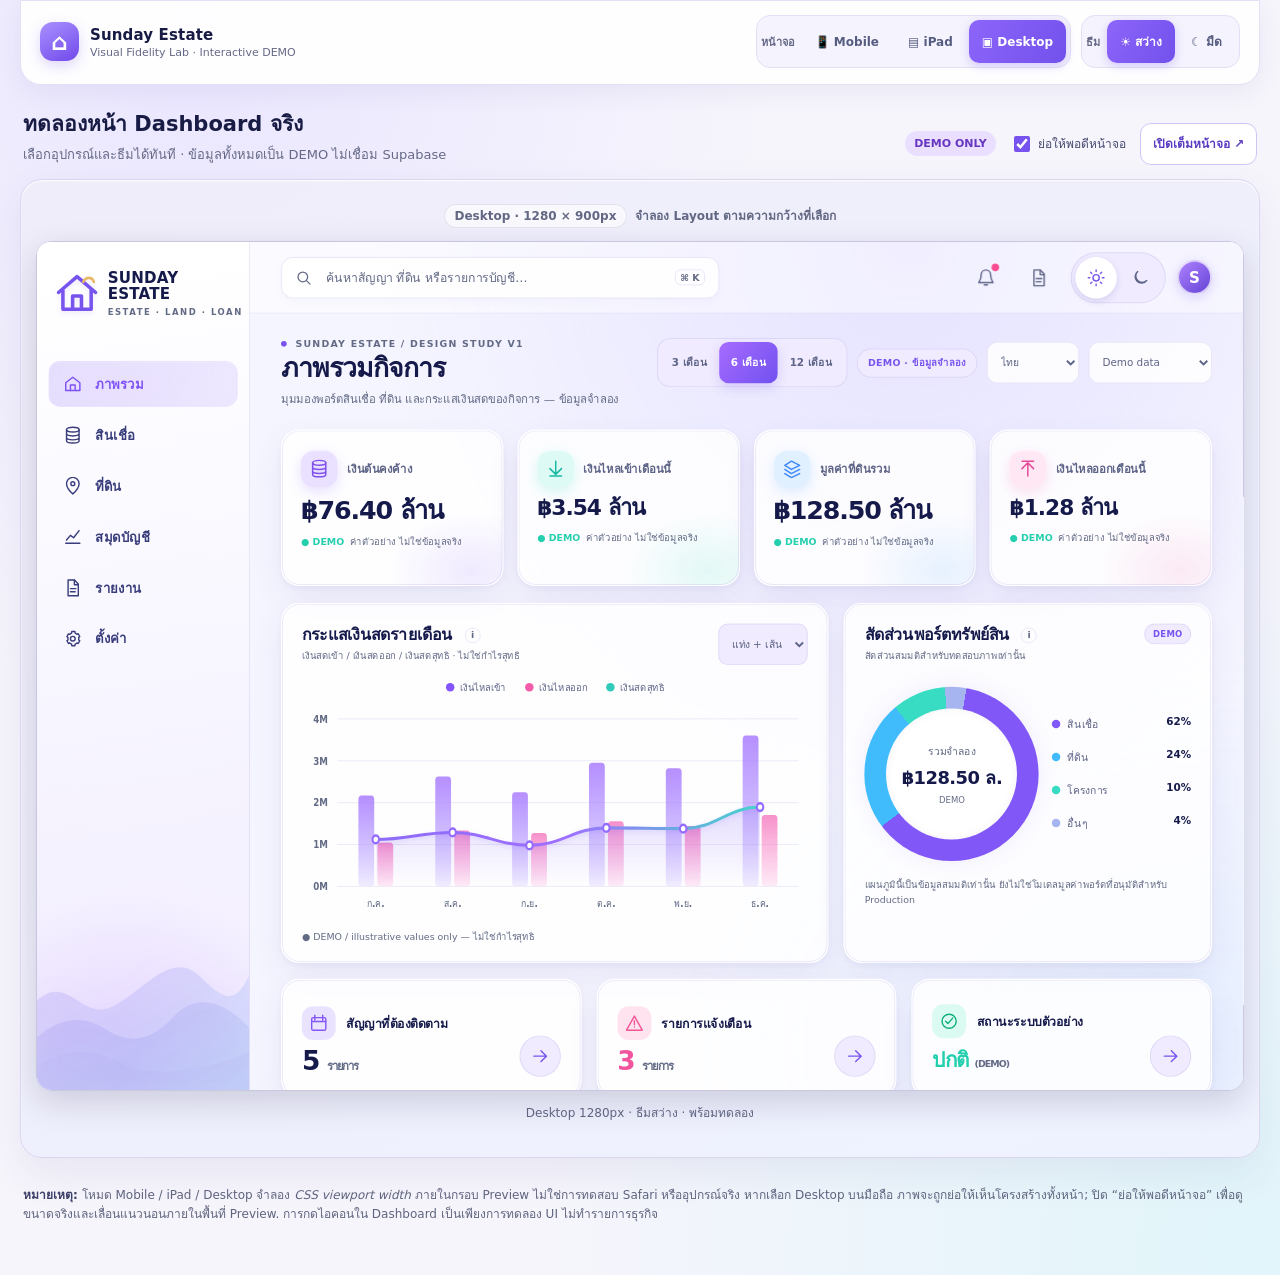
<file: index.html>
<!doctype html>
<html lang="th">
<head>
<meta charset="utf-8">
<meta name="viewport" content="width=device-width,initial-scale=1,viewport-fit=cover">
<meta name="description" content="Interactive, synthetic-data-only Sunday Estate design review with Light/Dark and responsive device previews.">
<meta name="color-scheme" content="light">
<title>Sunday Estate — Interactive Design Preview</title>
<style>
:root{color-scheme:light;font-family:system-ui,-apple-system,"IBM Plex Sans Thai",sans-serif;--ink:#181c45;--sub:#656987;--panel:#fff;--edge:#e3e0f5;--violet:#7854ef;--canvas:#f2f0fb;--muted:#eee9ff}
*{box-sizing:border-box}body{margin:0;color:var(--ink);background:radial-gradient(ellipse at 15% 2%,#eae6ff 0,transparent 38%),radial-gradient(ellipse at 98% 98%,#e1f5fa 0,transparent 40%),#f6f5fc;min-height:100vh}button,a{font:inherit}button{cursor:pointer}button:focus-visible,a:focus-visible,input:focus-visible{outline:3px solid #7151ef;outline-offset:3px}a{color:#5a3bc1}.wrap{max-width:1530px;margin:0 auto;padding:0 20px 34px}
.toolbar{display:flex;align-items:center;gap:17px;flex-wrap:wrap;justify-content:space-between;background:rgba(255,255,255,.94);border:1px solid var(--edge);border-radius:0 0 21px 21px;padding:14px 19px 16px;box-shadow:0 8px 26px #403c8511}.brand{display:flex;align-items:center;gap:11px;min-width:185px}.mark{width:39px;height:39px;display:grid;place-items:center;border-radius:13px;background:linear-gradient(150deg,#a991ff,#7149eb);box-shadow:0 5px 14px #7653e43a;color:white;font-size:23px;font-weight:900}.brand strong{font-size:15px;letter-spacing:.01em}.brand span{display:block;font-size:11px;color:var(--sub);margin-top:2px}.controls{display:flex;align-items:center;gap:10px;flex-wrap:wrap}.group{display:flex;align-items:center;border:1px solid var(--edge);border-radius:14px;padding:4px;gap:3px;background:#f5f3fd}.group-label{font-weight:700;font-size:11px;color:var(--sub);margin-right:4px}.group button{border:0;background:transparent;min-height:43px;color:#555c80;border-radius:10px;padding:8px 13px;font-weight:650;font-size:12px;white-space:nowrap}.group button[aria-pressed="true"]{background:linear-gradient(120deg,#8d65fa,#7251ec);box-shadow:0 3px 10px #7554ed45;color:#fff}.group button:hover:not([aria-pressed="true"]){background:#eae4fa}.group.theme button[data-theme="modern"][aria-pressed="true"]{background:linear-gradient(120deg,#152348,#35458b)}.heading{padding:22px 3px 14px;display:flex;gap:12px;justify-content:space-between;align-items:flex-end;flex-wrap:wrap}.heading h1{font-size:21px;margin:0 0 5px}.heading p{margin:0;color:var(--sub);font-size:13px;line-height:1.5}.demo{display:inline-flex;align-items:center;padding:6px 9px;border-radius:100px;background:#eadfff;color:#6637be;font-size:11px;font-weight:700}.smalltools{display:flex;align-items:center;gap:14px;flex-wrap:wrap}.fit{font-size:12px;color:#45486e;display:flex;align-items:center;gap:5px;cursor:pointer;white-space:nowrap}.fit input{accent-color:#7752ee;width:16px;height:16px}.full{display:inline-flex;align-items:center;min-height:42px;padding:8px 12px;border-radius:11px;border:1px solid #cfc6f7;background:#fff;text-decoration:none;font-size:12px;font-weight:700}.full:hover{background:#f5f1ff}.stage{min-width:0;min-height:380px;border:1px solid #dbd6f0;border-radius:22px;background:linear-gradient(145deg,#f0edfa,#eef2ff);padding:24px 14px 30px;overflow-x:auto;overflow-y:visible;box-shadow:inset 0 1px 2px #fff,0 16px 40px #403c8514}.stage[data-theme="modern"]{background:radial-gradient(ellipse at 60% 15%,#303355,#121a31 55%,#0b1025 100%);border-color:#293354}.device-caption{display:flex;align-items:center;justify-content:center;gap:8px;min-height:26px;font-size:12px;font-weight:750;color:#626884;padding:0 4px 13px}.stage[data-theme="modern"] .device-caption{color:#d0d7f5}.device-caption .chip{background:#fff9;border:1px solid #a7a6c744;border-radius:100px;padding:4px 10px}.stage-inner{width:100%;min-height:1px}.shell{position:relative;margin:0 auto;transition:width .18s ease,height .18s ease}.screen{position:absolute;top:0;left:0;transform-origin:top left;border-radius:16px;overflow:hidden;background:#fff;border:1px solid #c6c3de;box-shadow:0 12px 35px #17153629}.stage[data-theme="modern"] .screen{border-color:#50618b;box-shadow:0 10px 35px #0009}.screen iframe{display:block;width:100%;height:100%;border:0;background:white}.screen.device-mobile,.screen.device-tablet{border:6px solid #242b49;border-radius:26px}.screen.device-mobile iframe,.screen.device-tablet iframe{border-radius:17px}.status{min-height:36px;display:flex;align-items:center;gap:8px;justify-content:center;font-size:12px;color:#626884;padding:7px 4px 0}.status b{color:#6444ca}.notice{padding:16px 3px 4px;font-size:12px;line-height:1.65;color:#5f647e}.notice strong{color:#3c3f68}.notice a{word-break:break-all}
@media(max-width:1060px){.toolbar{align-items:stretch}.brand{width:100%}.controls{flex:1;justify-content:space-between}.group{flex:1;justify-content:center}}
@media(max-width:690px){.wrap{padding:0 10px 25px}.toolbar{padding:10px 10px 14px;gap:10px;border-radius:0 0 16px 16px}.brand{min-width:0}.controls{gap:8px;width:100%;display:grid;grid-template-columns:1fr}.group{min-width:0;justify-content:center}.group-label{margin-right:auto;padding-left:5px}.group button{min-height:44px;padding:9px 10px}.heading{padding:16px 4px 12px}.heading h1{font-size:18px}.heading p{font-size:11px}.stage{padding:15px 7px 22px;border-radius:15px}.device-caption{font-size:11px}.notice{font-size:11px}}
@media(prefers-reduced-motion:reduce){*,*::before,*::after{transition:none!important;animation:none!important}}
</style>
</head>
<body>
<div class="wrap">
  <header class="toolbar">
    <div class="brand"><div class="mark" aria-hidden="true">⌂</div><div><strong>Sunday Estate</strong><span>Visual Fidelity Lab · Interactive DEMO</span></div></div>
    <div class="controls">
      <div class="group devices" role="group" aria-label="เลือกขนาดหน้าจอ">
        <span class="group-label">หน้าจอ</span>
        <button type="button" data-device="mobile" aria-pressed="false">📱 Mobile</button>
        <button type="button" data-device="tablet" aria-pressed="false">▤ iPad</button>
        <button type="button" data-device="desktop" aria-pressed="false">▣ Desktop</button>
      </div>
      <div class="group theme" role="group" aria-label="เลือกธีม">
        <span class="group-label">ธีม</span>
        <button type="button" data-theme="light" aria-pressed="true">☀ สว่าง</button>
        <button type="button" data-theme="modern" aria-pressed="false">☾ มืด</button>
      </div>
    </div>
  </header>
  <section class="heading">
    <div><h1>ทดลองหน้า Dashboard จริง</h1><p>เลือกอุปกรณ์และธีมได้ทันที · ข้อมูลทั้งหมดเป็น DEMO ไม่เชื่อม Supabase</p></div>
    <div class="smalltools"><span class="demo">DEMO ONLY</span><label class="fit"><input id="fitView" type="checkbox" checked> ย่อให้พอดีหน้าจอ</label><a class="full" href="./app.html" target="_blank" rel="noopener">เปิดเต็มหน้าจอ ↗</a></div>
  </section>
  <section class="stage" id="stage" data-theme="light" aria-label="บริเวณแสดงผล Responsive Preview">
    <div class="device-caption"><span class="chip" id="deviceInfo">Mobile · 375 × 812px</span><span>จำลอง Layout ตามความกว้างที่เลือก</span></div>
    <div class="stage-inner" id="stageInner"><div class="shell" id="shell"><div class="screen device-mobile" id="screen"><iframe id="appFrame" src="./app.html" title="Sunday Estate Interactive Dashboard DEMO" loading="eager" referrerpolicy="no-referrer"></iframe></div></div></div>
    <div class="status" id="frameStatus" role="status" aria-live="polite">กำลังโหลดต้นแบบ…</div>
  </section>
  <p class="notice"><strong>หมายเหตุ:</strong> โหมด Mobile / iPad / Desktop จำลอง <em>CSS viewport width</em> ภายในกรอบ Preview ไม่ใช่การทดสอบ Safari หรืออุปกรณ์จริง หากเลือก Desktop บนมือถือ ภาพจะถูกย่อให้เห็นโครงสร้างทั้งหน้า; ปิด “ย่อให้พอดีหน้าจอ” เพื่อดูขนาดจริงและเลื่อนแนวนอนภายในพื้นที่ Preview. การกดไอคอนใน Dashboard เป็นเพียงการทดลอง UI ไม่ทำรายการธุรกิจ</p>
</div>
<script>
'use strict';
const devices={mobile:{width:375,height:812,label:'Mobile'},tablet:{width:768,height:1024,label:'iPad'},desktop:{width:1280,height:900,label:'Desktop'}};
const stage=document.getElementById('stage');
const inner=document.getElementById('stageInner');
const shell=document.getElementById('shell');
const screen=document.getElementById('screen');
const frame=document.getElementById('appFrame');
const status=document.getElementById('frameStatus');
const fit=document.getElementById('fitView');
const deviceInfo=document.getElementById('deviceInfo');
let device=window.innerWidth<620?'mobile':'desktop';
let theme='light';
let frameReady=false;
let frameObserver=null;
function updateButtons(){
  document.querySelectorAll('[data-device]').forEach(el=>el.setAttribute('aria-pressed',String(el.dataset.device===device)));
  document.querySelectorAll('.group.theme button[data-theme]').forEach(el=>el.setAttribute('aria-pressed',String(el.dataset.theme===theme)));
  stage.dataset.theme=theme;
}
function layout(){
  const d=devices[device];
  const border=device==='desktop'?2:12;
  const outerWidth=d.width+border;
  const outerHeight=d.height+border;
  const space=Math.max(250,stage.clientWidth-30);
  const scale=fit.checked?Math.min(1,space/outerWidth):1;
  inner.style.width=fit.checked?'100%':`${outerWidth}px`;
  shell.style.width=`${Math.round(outerWidth*scale)}px`;
  shell.style.height=`${Math.round(outerHeight*scale)}px`;
  screen.style.width=`${outerWidth}px`;
  screen.style.height=`${outerHeight}px`;
  screen.style.transform=`scale(${scale})`;
  screen.className=`screen device-${device}`;
  deviceInfo.textContent=`${d.label} · ${d.width} × ${d.height}px`;
  status.textContent=frameReady?`${d.label} ${d.width}px · ${theme==='modern'?'ธีมมืด':'ธีมสว่าง'} · พร้อมทดลอง`:'กำลังโหลดต้นแบบ…';
  updateButtons();
}
function switchTheme(next){
  if(next!=='light'&&next!=='modern')return;
  theme=next;
  if(frameReady){
    try{
      const doc=frame.contentDocument;
      const button=doc?.getElementById(next==='modern'?'darkTheme':'lightTheme');
      if(button){button.click();}
      // Visual fallback: even if embedded JS is blocked on an older mobile browser,
      // CSS themes still switch through the root data-theme attribute.
      if(doc && doc.documentElement.dataset.theme!==next){
        doc.documentElement.dataset.theme=next;
        doc.getElementById('lightTheme')?.setAttribute('aria-pressed',String(next==='light'));
        doc.getElementById('darkTheme')?.setAttribute('aria-pressed',String(next==='modern'));
      }
    }catch(error){status.textContent='เปิดต้นแบบเต็มหน้าจอเพื่อเปลี่ยนธีม (Browser จำกัดการเข้าถึง iframe)';}
  }
  layout();
}
function connectFrame(){
  frameReady=true;
  if(frameObserver)frameObserver.disconnect();
  try{
    const root=frame.contentDocument.documentElement;
    frameObserver=new MutationObserver(()=>{
      const current=root.dataset.theme;
      if(current==='light'||current==='modern'){
        theme=current;
        updateButtons();
        status.textContent=`${devices[device].label} ${devices[device].width}px · ${theme==='modern'?'ธีมมืด':'ธีมสว่าง'} · พร้อมทดลอง`;
      }
    });
    frameObserver.observe(root,{attributes:true,attributeFilter:['data-theme']});
  }catch(error){frameReady=false;status.textContent='ไม่สามารถเข้าถึงหน้า Preview ภายในกรอบได้';}
  switchTheme(theme);
}
document.querySelectorAll('[data-device]').forEach(el=>el.addEventListener('click',()=>{device=el.dataset.device;layout()}));
document.querySelectorAll('.group.theme button[data-theme]').forEach(el=>el.addEventListener('click',()=>switchTheme(el.dataset.theme)));
fit.addEventListener('change',layout);
frame.addEventListener('load',connectFrame);
window.addEventListener('resize',()=>window.requestAnimationFrame(layout));
layout();
</script>
</body>
</html>
</file>
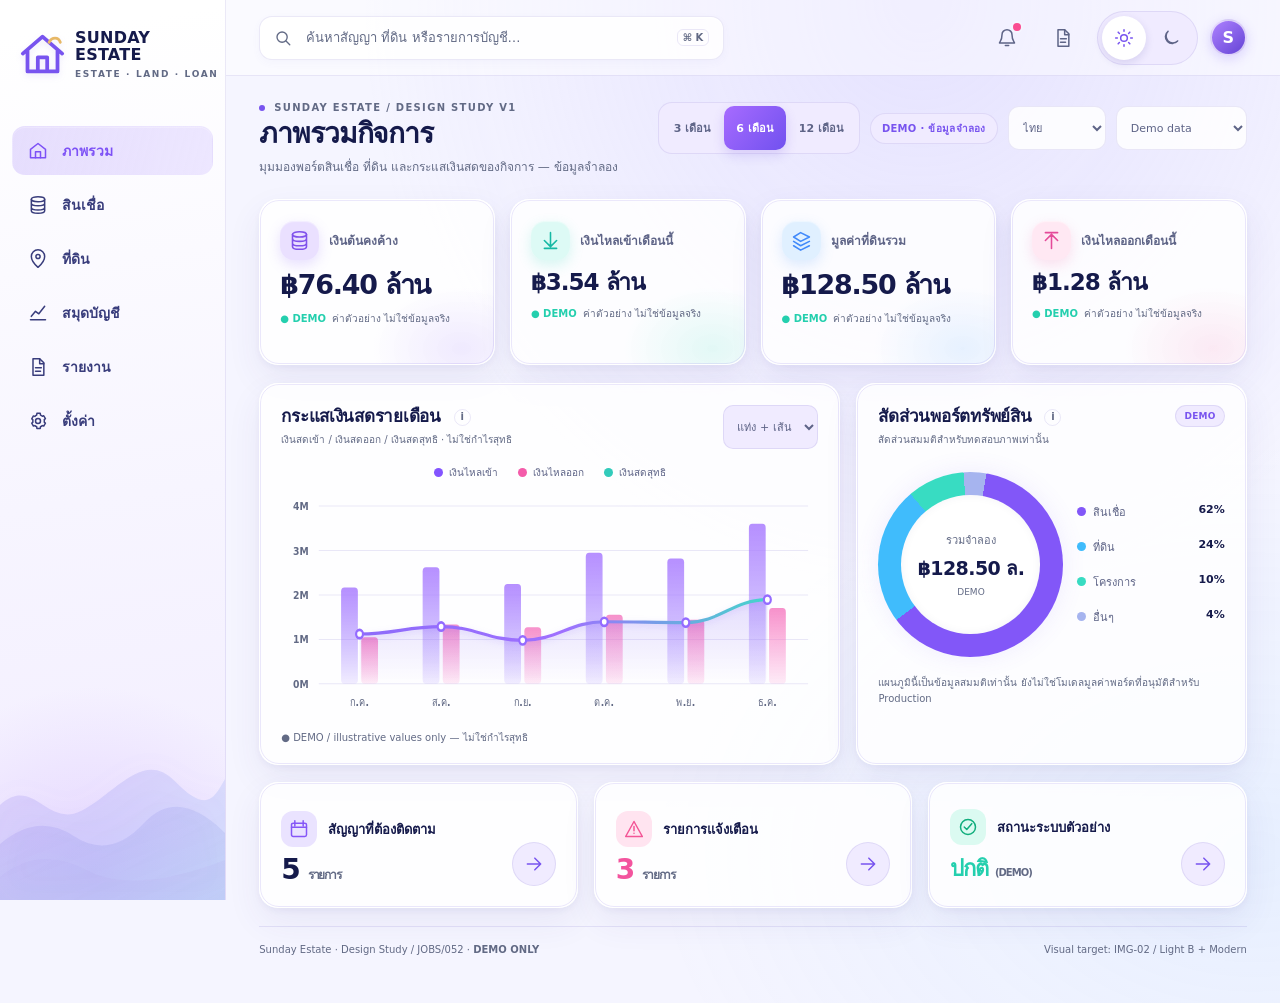
<file: app.html>
<!doctype html>
<html lang="th" data-theme="light">
<head>
<meta charset="utf-8">
<meta name="viewport" content="width=device-width, initial-scale=1, viewport-fit=cover">
<title>Sunday Estate · Visual Fidelity Lab — DEMO</title>
<meta name="description" content="Isolated design-only visual prototype, using synthetic values. Not connected to production.">
<style>
/* J052 STANDALONE VISUAL PROTOTYPE. All data is fictional and marked DEMO.
   For production, map styles back to the existing webapp/src/styles/tokens.css.
   No network, external font/CDN or screenshot-as-background is used. */
:root{color-scheme:light;--bg:#f5f5ff;--surface:rgba(255,255,255,.84);--surface-solid:#fff;--panel:#fff;--text:#151a4b;--text-2:#5e6487;--muted:#626a85;--line:rgba(104,87,195,.13);--accent:#7854ef;--accent-2:#a47afc;--cyan:#37c6e3;--mint:#24cfae;--pink:#f3549e;--card-edge:rgba(255,255,255,.93);--shadow:0 14px 35px rgba(63,51,146,.075),0 3px 8px rgba(63,51,146,.05);--shell-glow:radial-gradient(ellipse at 72% 0,rgba(184,172,255,.25),transparent 43%),radial-gradient(ellipse at 98% 85%,rgba(114,189,255,.11),transparent 34%);--rail:linear-gradient(172deg,#ffffff 4%,#f7f5ff 55%,#f2edff 100%);--button-bg:#f0ebff;--canvas-border:rgba(116,90,222,.14);--chartgrid:#e9e7f7;--hover:rgba(126,100,238,.09);--focus:#7454f5;--side-text:#393d7c;--accent-solid:#7d51f6;--ring-bg:#f1edff;--gloss:inset 0 1px 1px rgba(255,255,255,.9);font-family:"IBM Plex Sans Thai","Noto Sans Thai",system-ui,-apple-system,sans-serif}
:root[data-theme="modern"]{color-scheme:dark;--bg:#070a16;--surface:rgba(22,32,58,.88);--surface-solid:#111d39;--panel:#101a34;--text:#f2f5ff;--text-2:#b6c5e8;--muted:#8395b6;--line:rgba(166,185,250,.13);--accent:#a78aff;--accent-2:#8166f5;--cyan:#4dbbff;--mint:#37dfbb;--pink:#fb649d;--card-edge:rgba(136,166,250,.14);--shadow:0 19px 42px rgba(0,0,0,.27),0 2px 10px rgba(0,0,0,.18);--shell-glow:radial-gradient(ellipse at 65% -10%,rgba(97,99,194,.18),transparent 44%),radial-gradient(ellipse at 108% 80%,rgba(34,129,203,.065),transparent 34%);--rail:linear-gradient(165deg,#071026 2%,#0a1630 62%,#090d22 100%);--button-bg:#1b2750;--canvas-border:rgba(121,151,237,.16);--chartgrid:rgba(160,181,246,.1);--hover:rgba(135,116,246,.12);--focus:#b39aff;--side-text:#c4ccef;--accent-solid:#8066ff;--ring-bg:#142044;--gloss:inset 0 1px 1px rgba(210,220,255,.07)}
*{box-sizing:border-box}html{scroll-behavior:smooth}body{min-width:320px;margin:0;background:var(--bg);color:var(--text);font-family:inherit;transition:background-color .2s,color .2s}button,input,select{font:inherit}button{cursor:pointer}button:focus-visible,input:focus-visible,select:focus-visible,a:focus-visible{outline:3px solid var(--focus);outline-offset:3px}button[disabled]{opacity:.55;cursor:not-allowed}a{color:inherit;text-decoration:none}svg{display:block}.icon{width:20px;height:20px;flex-shrink:0;stroke:currentColor;stroke-width:1.8;fill:none;stroke-linecap:round;stroke-linejoin:round}
.shell{min-height:100dvh;display:grid;grid-template-columns:226px minmax(0,1fr);background:var(--shell-glow),var(--bg)}.side{position:sticky;top:0;height:100dvh;background:var(--rail);border-right:1px solid var(--line);display:flex;flex-direction:column;isolation:isolate;overflow:hidden}.side:before{content:"";position:absolute;z-index:-1;inset:auto -85px -120px -90px;height:350px;background:radial-gradient(ellipse at 46% 58%,rgba(179,130,255,.23),transparent 65%)}:root[data-theme="modern"] .side:before{background:radial-gradient(ellipse at 46% 58%,rgba(99,71,211,.2),transparent 67%)}.brand{display:flex;gap:10px;align-items:center;padding:26px 20px 28px;min-height:111px}.brand-mark{width:45px;height:45px;flex-shrink:0;color:var(--accent);filter:drop-shadow(0 3px 3px rgba(127,97,224,.13))}:root[data-theme="modern"] .brand-mark{color:#efbc68}.brand-title{font-size:16px;font-weight:780;letter-spacing:.015em;line-height:1.05}.brand-sub{margin-top:5px;font-size:9px;letter-spacing:.18em;color:var(--muted);font-weight:680;white-space:nowrap}.side-nav{padding:15px 12px;display:grid;gap:5px}.nav-item{display:flex;align-items:center;gap:14px;min-height:49px;padding:11px 15px;border-radius:13px;color:var(--side-text);font-size:14px;font-weight:620;text-align:left;border:1px solid transparent;background:transparent}.nav-item:hover{background:var(--hover)}.nav-item.active{color:var(--accent-solid);background:linear-gradient(105deg,rgba(126,83,245,.18),rgba(197,176,255,.28));box-shadow:inset 0 1px 0 rgba(255,255,255,.22)}:root[data-theme="modern"] .nav-item.active{color:#e2e2ff;background:linear-gradient(102deg,#263a8b 5%,#25265b 90%);box-shadow:inset 0 0 0 1px rgba(117,139,255,.2),0 0 18px rgba(77,77,199,.18)}.side-bottom{margin-top:auto;position:relative;min-height:205px;overflow:hidden}.side-bottom svg{position:absolute;width:100%;height:100%;bottom:0;filter:drop-shadow(0 -2px 15px rgba(125,116,240,.07))}
.main{min-width:0;min-height:100vh}.topbar{height:76px;border-bottom:1px solid var(--line);display:flex;justify-content:space-between;align-items:center;gap:16px;padding:0 clamp(20px,2.6vw,40px);background:color-mix(in srgb,var(--surface-solid) 43%,transparent)}.search{display:flex;align-items:center;gap:12px;height:44px;width:min(465px,52vw);border:1px solid var(--line);border-radius:13px;background:var(--surface);color:var(--muted);padding:0 14px;box-shadow:var(--gloss),0 3px 9px rgba(100,90,200,.04)}.search .icon{width:18px}.search input{border:0;outline:0;background:transparent;color:var(--text);width:100%;min-width:0;font-size:13px}.search input::placeholder{color:var(--muted)}.kbd{border:1px solid var(--line);font-size:10px;font-weight:700;padding:2px 5px;border-radius:6px;flex-shrink:0;color:var(--muted)}.top-actions{display:flex;align-items:center;gap:12px}.icon-btn{display:grid;place-items:center;min-width:44px;min-height:44px;border:0;background:transparent;color:var(--text-2);position:relative;border-radius:12px}.icon-btn:hover{background:var(--hover)}.notification-dot{position:absolute;right:8px;top:7px;width:8px;height:8px;border-radius:50%;background:#fa4c91;box-shadow:0 0 0 2px var(--bg)}.theme-toggle{display:flex;align-items:center;gap:3px;padding:4px;border:1px solid var(--line);border-radius:50px;background:var(--button-bg);min-height:48px}.theme-toggle button{border:0;border-radius:50%;width:44px;height:44px;display:grid;place-items:center;background:transparent;color:var(--text-2)}.theme-toggle button[aria-pressed="true"]{background:var(--surface-solid);color:var(--accent);box-shadow:0 3px 8px rgba(57,47,146,.14)}.avatar{width:37px;height:37px;display:grid;place-items:center;border-radius:50%;color:white;background:linear-gradient(138deg,#ae82ff,#6443d5);box-shadow:0 3px 12px rgba(120,86,247,.22);font-size:16px;font-weight:800;border:2px solid rgba(255,255,255,.7)}
.work{max-width:1630px;margin:0 auto;padding:26px clamp(16px,2.6vw,40px) 48px}.page-title-row{display:flex;align-items:flex-start;justify-content:space-between;gap:16px;margin-bottom:23px}.eyebrow{display:flex;align-items:center;gap:9px;font-size:10px;letter-spacing:.13em;text-transform:uppercase;color:var(--muted);font-weight:750;margin-bottom:4px}.demo-dot{background:var(--accent);width:6px;height:6px;border-radius:50%}h1{font-size:clamp(23px,2.2vw,30px);letter-spacing:-.04em;line-height:1.22;margin:0 0 6px;font-weight:780}.subtitle{font-size:12px;color:var(--muted);margin:0;max-width:600px}.demo-label{font-size:10px;font-weight:760;letter-spacing:.03em;padding:7px 11px;background:var(--button-bg);color:var(--accent);border-radius:30px;white-space:nowrap;border:1px solid var(--line)}.toolbar{display:flex;gap:10px;align-items:center;flex-wrap:wrap}.range-group{display:flex;align-items:center;padding:3px;border-radius:14px;background:var(--button-bg);border:1px solid var(--line);gap:1px}.range-btn{border:0;background:transparent;min-height:44px;padding:0 12px;border-radius:10px;color:var(--text-2);font-size:11px;font-weight:720;white-space:nowrap}.range-btn[aria-pressed="true"]{color:#fff;background:linear-gradient(130deg,#a76bff,#7151ef);box-shadow:0 5px 12px rgba(105,69,221,.19)}.select-mini{border:1px solid var(--line);border-radius:11px;padding:7px 26px 7px 10px;color:var(--text-2);background:var(--surface);font-size:11px;min-height:44px;max-width:160px}
.grid-kpis{display:grid;grid-template-columns:repeat(4,minmax(0,1fr));gap:15px;margin-bottom:18px}.card{position:relative;min-width:0;border-radius:19px;background:var(--surface);border:1px solid var(--card-edge);box-shadow:var(--shadow),var(--gloss);overflow:hidden}.card:after{content:"";position:absolute;inset:0;pointer-events:none;border:1px solid var(--canvas-border);border-radius:inherit}:root[data-theme="modern"] .card{background:linear-gradient(145deg,rgba(31,45,83,.81),rgba(15,26,50,.86));border:1px solid rgba(128,157,223,.15)}.kpi{padding:21px 20px 18px;min-height:166px;display:flex;flex-direction:column;gap:8px;isolation:isolate}.kpi:before{content:"";position:absolute;bottom:-52px;right:-65px;width:195px;height:135px;border-radius:60%;z-index:-1;background:radial-gradient(ellipse,var(--kpi-glow),transparent 65%);opacity:.65}.kpi .kpi-head{display:flex;align-items:center;gap:10px;min-height:39px}.kpi-icon{width:39px;height:39px;display:grid;place-items:center;border-radius:14px;background:var(--icon-bg);color:var(--icon-color);box-shadow:inset 0 1px 1px rgba(255,255,255,.5),0 5px 13px var(--kpi-glow)}.kpi-icon .icon{width:21px;height:21px}.kpi .label{font-size:12px;font-weight:700;line-height:1.38;color:var(--text-2);min-width:0}.kpi-value{font-variant-numeric:tabular-nums;letter-spacing:-.045em;color:var(--text);font-size:clamp(23px,2.1vw,30px);font-weight:800;white-space:nowrap;line-height:1.3}.kpi .small-value{font-size:clamp(22px,1.8vw,27px)}.kpi-foot{font-size:10px;color:var(--muted);display:flex;align-items:center;gap:6px}.delta{font-weight:760;color:var(--mint)}.kpi:nth-child(1){--icon-bg:#eae0ff;--icon-color:#8052eb;--kpi-glow:rgba(156,119,250,.23)}.kpi:nth-child(2){--icon-bg:#ddfaf5;--icon-color:#16b9a4;--kpi-glow:rgba(67,220,190,.22)}.kpi:nth-child(3){--icon-bg:#e0f0ff;--icon-color:#428afa;--kpi-glow:rgba(90,166,252,.21)}.kpi:nth-child(4){--icon-bg:#ffe8f3;--icon-color:#e44a99;--kpi-glow:rgba(239,117,176,.22)}:root[data-theme="modern"] .kpi:nth-child(1){--icon-bg:#40336c;--icon-color:#d2baff}:root[data-theme="modern"] .kpi:nth-child(2){--icon-bg:#14483f;--icon-color:#63f5cf}:root[data-theme="modern"] .kpi:nth-child(3){--icon-bg:#193c65;--icon-color:#69c4ff}:root[data-theme="modern"] .kpi:nth-child(4){--icon-bg:#512743;--icon-color:#ff85bd}
.analytics{display:grid;grid-template-columns:minmax(0,1.40fr) minmax(335px,.94fr);gap:16px;margin-bottom:17px}.panel{padding:21px 21px 19px;min-height:347px}.panel-head{display:flex;align-items:flex-start;justify-content:space-between;gap:12px;margin-bottom:16px}.panel-title{font-size:17px;letter-spacing:-.015em;font-weight:770;line-height:1.38}.info-dot{display:inline-grid;place-items:center;font-size:10px;font-weight:700;width:17px;height:17px;border:1px solid var(--line);border-radius:50%;margin-left:7px;color:var(--muted);vertical-align:middle}.panel-sub{font-size:10px;color:var(--muted);margin-top:3px}.legend{display:flex;align-items:center;justify-content:center;gap:20px;font-size:10px;color:var(--text-2);padding:0 0 9px;flex-wrap:wrap}.leg{display:flex;align-items:center;gap:6px}.leg-dot{width:9px;height:9px;border-radius:50%;background:var(--lc)}.chart-area{width:100%;position:relative;overflow:hidden}.chart-area svg{width:100%;height:239px;min-width:0;overflow:visible}.tick{fill:var(--muted);font-size:11px;font-weight:550}.chart-grid{stroke:var(--chartgrid);stroke-width:1}.chart-line{filter:drop-shadow(0 2px 3px rgba(127,91,245,.17))}.chart-select{padding:5px 9px;border:1px solid var(--line);border-radius:10px;background:var(--button-bg);color:var(--text-2);font-size:11px;min-height:44px}.chart-foot{font-size:10px;color:var(--muted);margin-top:2px}.donut-area{display:flex;align-items:center;justify-content:space-between;gap:14px;margin:25px auto 18px;max-width:390px}.donut{flex-shrink:0;width:185px;height:185px;border-radius:50%;position:relative;background:conic-gradient(from 10deg,#8257f8 0 62%,#40bcfc 62% 86%,#38dcc2 86% 96%,#a6b4ef 96% 100%);box-shadow:0 0 24px rgba(121,92,249,.1)}:root[data-theme="modern"] .donut{background:conic-gradient(from 10deg,#976eff 0 62%,#4cabfc 62% 86%,#48dcca 86% 96%,#7885c5 96% 100%)}.donut:before{content:"";position:absolute;inset:23px;background:var(--surface-solid);border-radius:50%;box-shadow:inset 0 0 10px rgba(40,40,90,.05)}.donut-inner{position:absolute;inset:39px;display:flex;flex-direction:column;align-items:center;justify-content:center;text-align:center;gap:4px;font-size:11px;color:var(--muted)}.donut-total{font-size:19px;color:var(--text);font-weight:800;letter-spacing:-.03em;white-space:nowrap}.segment-list{display:grid;gap:17px;flex:1;min-width:118px}.segment{display:flex;justify-content:space-between;gap:9px;font-size:11px}.segment strong{font-weight:750}.segment-name{display:flex;align-items:center;gap:7px;color:var(--text-2)}.segment-dot{width:9px;height:9px;border-radius:50%;background:var(--segment-color)}.portfolio-note{font-size:10px;line-height:1.6;color:var(--muted);max-width:380px;margin:0 auto}
.operations{display:grid;grid-template-columns:repeat(3,minmax(0,1fr));gap:16px;margin-bottom:18px}.op{min-height:126px;padding:21px;display:flex;gap:13px;justify-content:space-between;align-items:flex-end}.op-top{display:flex;gap:11px;align-items:center}.op .op-icon{width:36px;height:36px;border-radius:12px;display:grid;place-items:center;background:var(--icon-bg);color:var(--icon-color)}.op strong{font-size:13px}.op-value{font-size:28px;font-weight:790;letter-spacing:-.045em;margin-top:6px}.op-value span{font-size:12px;font-weight:600;color:var(--muted)}.op-cta{border:1px solid var(--line);border-radius:50%;background:var(--button-bg);min-width:44px;min-height:44px;display:grid;place-items:center;color:var(--accent)}.op-cta:hover{transform:translateX(1px)}.op:nth-child(1){--icon-bg:#eae3ff;--icon-color:#8556f7}.op:nth-child(2){--icon-bg:#ffe4f0;--icon-color:#f35696}.op:nth-child(3){--icon-bg:#dbfaf1;--icon-color:#11ae7d}:root[data-theme="modern"] .op:nth-child(1){--icon-bg:#30275a;--icon-color:#bb9cff}:root[data-theme="modern"] .op:nth-child(2){--icon-bg:#4a2640;--icon-color:#ff8ebc}:root[data-theme="modern"] .op:nth-child(3){--icon-bg:#173e38;--icon-color:#45e6bb}
.footer{display:flex;align-items:center;justify-content:space-between;gap:16px;font-size:10px;color:var(--muted);border-top:1px solid var(--line);padding-top:17px}.footer a{text-decoration:underline;text-underline-offset:3px}.bottomnav{display:none}.sr-only{position:absolute;width:1px;height:1px;padding:0;margin:-1px;overflow:hidden;clip:rect(0,0,0,0);white-space:nowrap;border:0}.status-message{color:var(--text-2);font-size:12px;padding:12px 14px;border:1px solid var(--line);border-radius:12px;background:var(--button-bg);margin-top:10px}.skeleton{display:none;height:23px;width:82%;border-radius:7px;background:linear-gradient(110deg,var(--button-bg),var(--surface-solid),var(--button-bg));background-size:200% 100%;animation:shimmer 1.6s ease-in-out infinite}.shell[data-view="loading"] .kpi-value,.shell[data-view="loading"] .kpi-foot{display:none}.shell[data-view="loading"] .skeleton{display:block}.shell[data-view="empty"] .kpi-value,.shell[data-view="error"] .kpi-value{color:var(--muted)}.shell[data-view="empty"] .kpi-foot,.shell[data-view="error"] .kpi-foot{display:none}.shell[data-view="loading"] .chart-area,.shell[data-view="empty"] .chart-area,.shell[data-view="error"] .chart-area,.shell[data-view="loading"] .donut-area,.shell[data-view="empty"] .donut-area,.shell[data-view="error"] .donut-area{opacity:.12;pointer-events:none}.error-alert{background:rgba(255,89,133,.07);color:var(--pink)}.retry{min-height:44px;padding:7px 13px;background:var(--accent-solid);border:0;border-radius:9px;color:#fff;font-weight:740}.empty-overlay{display:none;text-align:center;padding:16px;border:1px dashed var(--line);border-radius:13px;color:var(--muted);font-size:12px}.shell[data-view="empty"] .empty-overlay,.shell[data-view="error"] .empty-overlay,.shell[data-view="loading"] .empty-overlay{display:block}.shell[data-view="error"] .empty-overlay{color:var(--pink)}
@keyframes shimmer{to{background-position-x:-200%}}
@media (min-width:1500px){.analytics{grid-template-columns:minmax(0,1.45fr) minmax(355px,1fr)}.kpi{min-height:177px}}
@media (max-width:1220px){.shell{grid-template-columns:210px minmax(0,1fr)}.brand{padding-inline:14px}.brand-title{font-size:15px}.grid-kpis{gap:11px}.kpi{padding:17px 15px;min-height:155px}.kpi .label{font-size:11px}.kpi-value{font-size:23px}.analytics{grid-template-columns:minmax(0,1.2fr) minmax(270px,.85fr)}.donut{width:140px;height:140px}.donut:before{inset:18px}.donut-inner{inset:28px}.donut-total{font-size:15px}.segment-list{gap:11px}.operations{gap:11px}.op{padding:16px}}
@media (max-width:1023px){.shell{display:block}.side{display:none}.main{min-height:100dvh}.topbar{height:66px}.work{padding:22px 22px 112px}.grid-kpis{grid-template-columns:repeat(2,minmax(0,1fr));gap:14px}.kpi{min-height:151px}.analytics{grid-template-columns:minmax(0,1fr)}.panel{min-height:0}.bottomnav{position:fixed;z-index:50;display:flex;justify-content:space-around;bottom:0;left:0;right:0;min-height:66px;padding-bottom:env(safe-area-inset-bottom,0px);border-top:1px solid var(--line);background:color-mix(in srgb,var(--surface-solid) 91%,transparent);box-shadow:0 -6px 25px rgba(57,49,120,.08);backdrop-filter:blur(14px)}.bottomnav button{display:flex;flex:1;flex-direction:column;align-items:center;justify-content:center;gap:4px;min-width:0;border:0;color:var(--muted);background:transparent;min-height:64px;font-size:10px;font-weight:700}.bottomnav button[aria-current="page"]{color:var(--accent-solid)}.bottomnav .icon{width:21px;height:21px}}
@media (max-width:640px){.topbar{padding:0 13px}.top-actions{gap:3px}.topbar .search{width:min(100%,280px);padding:0 9px;min-width:0}.kbd{display:none}.topbar .icon-btn:nth-child(2){display:none}.topbar .avatar{display:none}.work{padding:21px 14px 102px}.page-title-row{display:block}.toolbar{margin-top:17px;justify-content:space-between;gap:7px}.demo-label{padding:5px 8px;font-size:9px}.grid-kpis{gap:10px}.kpi{padding:15px 13px;min-height:146px;border-radius:15px}.kpi .kpi-head{gap:6px}.kpi-icon{width:32px;height:32px;border-radius:11px}.kpi-icon .icon{width:17px;height:17px}.kpi .label{font-size:10px}.kpi-value,.kpi .small-value{font-size:clamp(17px,5.15vw,23px)}.panel{padding:18px 15px}.analytics{gap:12px}.panel-head{gap:7px}.panel-title{font-size:15px}.legend{gap:12px;font-size:9px}.chart-area svg{height:235px;min-width:0}.donut{width:155px;height:155px}.donut-inner{inset:25px}.donut-total{font-size:17px}.operations{grid-template-columns:1fr;gap:11px}.op{min-height:101px}.range-btn{padding:0 8px}.select-mini{max-width:115px}.page-title-row .toolbar{margin-top:17px}.panel-head .range-group{display:none}}
@media (max-width:360px){.grid-kpis{grid-template-columns:1fr}.chart-area svg{height:214px}.donut-area{gap:9px}.donut{width:124px;height:124px}.donut-inner{inset:25px}.donut-total{font-size:14px}.segment{font-size:9px}.topbar .theme-toggle{min-width:0}}
@media (prefers-reduced-motion:reduce){*,*::before,*::after{animation-duration:.001ms!important;transition-duration:.001ms!important;scroll-behavior:auto!important}}
</style>
</head>
<body>
<svg xmlns="http://www.w3.org/2000/svg" width="0" height="0" aria-hidden="true" style="position:absolute;overflow:hidden"><defs>
<symbol id="i-house" viewBox="0 0 24 24"><path d="m3 10 9-7 9 7v10H3V10Z"/><path d="M9 20v-7h6v7"/></symbol><symbol id="i-coins" viewBox="0 0 24 24"><ellipse cx="12" cy="5" rx="8" ry="3"/><path d="M4 5v5c0 1.7 3.6 3 8 3s8-1.3 8-3V5M4 10v5c0 1.7 3.6 3 8 3s8-1.3 8-3v-5M4 15v4c0 1.7 3.6 3 8 3s8-1.3 8-3v-4"/></symbol><symbol id="i-down" viewBox="0 0 24 24"><path d="M12 3v16m-7-7 7 7 7-7M5 21h14"/></symbol><symbol id="i-up" viewBox="0 0 24 24"><path d="M12 21V5m-7 7 7-7 7 7M5 3h14"/></symbol><symbol id="i-land" viewBox="0 0 24 24"><path d="m3 8 8-5 10 5-10 5-8-5Zm0 5 8 5 10-5M3 18l8 5 10-5"/></symbol><symbol id="i-pin" viewBox="0 0 24 24"><path d="M12 22s8-7 8-13a8 8 0 0 0-16 0c0 6 8 13 8 13Z"/><circle cx="12" cy="9" r="2.5"/></symbol><symbol id="i-chart" viewBox="0 0 24 24"><path d="M3 20h18M4 16l5-6 4 3 7-9"/></symbol><symbol id="i-doc" viewBox="0 0 24 24"><path d="M6 2h8l5 5v15H6V2Z"/><path d="M14 2v6h5M9 13h7M9 17h6"/></symbol><symbol id="i-settings" viewBox="0 0 24 24"><circle cx="12" cy="12" r="3"/><path d="m19.5 13.5 1.4 1.1-2 3.5-1.7-.6a8 8 0 0 1-2.2 1.3L14.7 21h-4l-.3-2.2a8 8 0 0 1-2.2-1.3l-1.7.6-2-3.5 1.4-1.1a8 8 0 0 1 0-3l-1.4-1.1 2-3.5 1.7.6A8 8 0 0 1 10.4 5l.3-2.2h4L15 5a8 8 0 0 1 2.2 1.3l1.7-.6 2 3.5-1.4 1.1a8 8 0 0 1 0 3Z"/></symbol><symbol id="i-search" viewBox="0 0 24 24"><circle cx="10.8" cy="10.8" r="6.8"/><path d="m16 16 5 5"/></symbol><symbol id="i-bell" viewBox="0 0 24 24"><path d="M18 8a6 6 0 0 0-12 0c0 8-3 8-3 10h18c0-2-3-2-3-10M10 21h4"/></symbol><symbol id="i-sun" viewBox="0 0 24 24"><circle cx="12" cy="12" r="4"/><path d="M12 2v2M12 20v2M2 12h2m16 0h2M5 5l1.5 1.5m11 11L19 19M19 5l-1.5 1.5m-11 11L5 19"/></symbol><symbol id="i-moon" viewBox="0 0 24 24"><path d="M20 15.5A8 8 0 0 1 8.5 4 8.2 8.2 0 1 0 20 15.5Z"/></symbol><symbol id="i-calendar" viewBox="0 0 24 24"><rect x="3" y="5" width="18" height="16" rx="2"/><path d="M7 2v6m10-6v6M3 10h18"/></symbol><symbol id="i-alert" viewBox="0 0 24 24"><path d="m12 3 10 18H2L12 3Z"/><path d="M12 9v5m0 3h.01"/></symbol><symbol id="i-check" viewBox="0 0 24 24"><circle cx="12" cy="12" r="9"/><path d="m7.5 12 3 3 6-7"/></symbol><symbol id="i-arrow" viewBox="0 0 24 24"><path d="M4 12h16m-7-7 7 7-7 7"/></symbol><symbol id="i-menu" viewBox="0 0 24 24"><path d="M4 7h16M4 12h16M4 17h16"/></symbol>
</defs></svg>
<div class="shell" id="app" data-view="demo">
<aside class="side" aria-label="เมนูหลัก"><div class="brand"><svg class="brand-mark" viewBox="0 0 48 48" fill="none" aria-hidden="true"><path d="M3 23 24 5l21 18M8 20v22h32V20M19 42V27h10v15" stroke="currentColor" stroke-width="4" stroke-linecap="round" stroke-linejoin="round"/><path d="M31 11c3-6 10-6 12 0" stroke="#e7b866" stroke-width="3" stroke-linecap="round"/></svg><div><div class="brand-title">SUNDAY<br>ESTATE</div><div class="brand-sub">ESTATE · LAND · LOAN</div></div></div><nav class="side-nav" id="sideNav">
<button class="nav-item active" data-nav="overview" type="button"><svg class="icon"><use href="#i-house"/></svg><span data-i18n="overview">ภาพรวม</span></button>
<button class="nav-item" data-nav="loans" type="button"><svg class="icon"><use href="#i-coins"/></svg><span data-i18n="loans">สินเชื่อ</span></button>
<button class="nav-item" data-nav="lands" type="button"><svg class="icon"><use href="#i-pin"/></svg><span data-i18n="lands">ที่ดิน</span></button>
<button class="nav-item" data-nav="ledger" type="button"><svg class="icon"><use href="#i-chart"/></svg><span data-i18n="ledger">สมุดบัญชี</span></button>
<button class="nav-item" data-nav="reports" type="button"><svg class="icon"><use href="#i-doc"/></svg><span data-i18n="reports">รายงาน</span></button>
<button class="nav-item" data-nav="settings" type="button"><svg class="icon"><use href="#i-settings"/></svg><span data-i18n="settings">ตั้งค่า</span></button>
</nav><div class="side-bottom" aria-hidden="true"><svg viewBox="0 0 250 205" preserveAspectRatio="none"><defs><linearGradient id="hill1" x2="1" y2="1"><stop stop-color="#a387ed" stop-opacity=".25"/><stop offset="1" stop-color="#92cdfa" stop-opacity=".29"/></linearGradient><linearGradient id="hill2" x2=".9" y2="1"><stop stop-color="#a186ef" stop-opacity=".24"/><stop offset="1" stop-color="#75a1dd" stop-opacity=".16"/></linearGradient></defs><path d="M0 110 C37 80 52 133 90 116 S159 54 194 86 237 105 250 84V205H0Z" fill="url(#hill1)"/><path d="M0 149 Q42 117 82 141 T160 128 T250 138V205H0Z" fill="url(#hill2)"/><path d="M0 182 Q43 150 96 175 T250 165V205H0Z" fill="#ad9dee" opacity=".11"/></svg></div></aside>
<div class="main"><header class="topbar"><label class="search"><svg class="icon" aria-hidden="true"><use href="#i-search"/></svg><span class="sr-only">ค้นหาในต้นแบบ</span><input id="search" type="search" placeholder="ค้นหาสัญญา ที่ดิน หรือรายการบัญชี…" aria-label="ค้นหาในต้นแบบ"><span class="kbd">⌘ K</span></label><div class="top-actions"><button class="icon-btn" id="alertsButton" aria-label="แสดงข้อความแจ้งเตือนตัวอย่าง" title="แจ้งเตือน"><svg class="icon"><use href="#i-bell"/></svg><span class="notification-dot"></span></button><button class="icon-btn" id="helpButton" aria-label="รายละเอียดต้นแบบ" title="เกี่ยวกับต้นแบบ"><svg class="icon"><use href="#i-doc"/></svg></button><div class="theme-toggle" role="group" aria-label="ธีม"><button id="lightTheme" type="button" aria-label="Light B — Soft Aurora" aria-pressed="true"><svg class="icon"><use href="#i-sun"/></svg></button><button id="darkTheme" type="button" aria-label="Modern Dark" aria-pressed="false"><svg class="icon"><use href="#i-moon"/></svg></button></div><span class="avatar" aria-label="บัญชีตัวอย่าง">S</span></div></header>
<main class="work" id="dashboard"><div class="page-title-row"><div><div class="eyebrow"><span class="demo-dot"></span> SUNDAY ESTATE / DESIGN STUDY V1</div><h1 id="mainTitle" data-i18n="title">ภาพรวมกิจการ</h1><p class="subtitle" data-i18n="subtitle">มุมมองพอร์ตสินเชื่อ ที่ดิน และกระแสเงินสดของกิจการ — ข้อมูลจำลอง</p></div><div class="toolbar"><span class="demo-label" data-i18n="demo">DEMO · ข้อมูลจำลอง</span><label><span class="sr-only">เลือกภาษา</span><select class="select-mini" id="language"><option value="th">ไทย</option><option value="en">English</option><option value="zh">中文</option></select></label><label><span class="sr-only">สถานะข้อมูลตัวอย่าง</span><select class="select-mini" id="viewMode"><option value="demo">Demo data</option><option value="loading">Loading</option><option value="empty">Empty</option><option value="error">Error + Retry</option></select></label></div></div>
<section class="grid-kpis" aria-label="KPI — DEMO"><article class="card kpi"><div class="kpi-head"><span class="kpi-icon"><svg class="icon"><use href="#i-coins"/></svg></span><span class="label" data-i18n="kpi1">เงินต้นคงค้าง</span></div><div class="kpi-value" data-demo-value="฿76.40 ล้าน">฿76.40 ล้าน</div><div class="skeleton"></div><div class="kpi-foot"><span class="delta">● DEMO</span><span data-i18n="sample">ค่าตัวอย่าง ไม่ใช่ข้อมูลจริง</span></div></article><article class="card kpi"><div class="kpi-head"><span class="kpi-icon"><svg class="icon"><use href="#i-down"/></svg></span><span class="label" data-i18n="kpi2">เงินไหลเข้าเดือนนี้</span></div><div class="kpi-value small-value" data-demo-value="฿3.54 ล้าน">฿3.54 ล้าน</div><div class="skeleton"></div><div class="kpi-foot"><span class="delta">● DEMO</span><span data-i18n="sample">ค่าตัวอย่าง ไม่ใช่ข้อมูลจริง</span></div></article><article class="card kpi"><div class="kpi-head"><span class="kpi-icon"><svg class="icon"><use href="#i-land"/></svg></span><span class="label" data-i18n="kpi3">มูลค่าที่ดินรวม</span></div><div class="kpi-value" data-demo-value="฿128.50 ล้าน">฿128.50 ล้าน</div><div class="skeleton"></div><div class="kpi-foot"><span class="delta">● DEMO</span><span data-i18n="sample">ค่าตัวอย่าง ไม่ใช่ข้อมูลจริง</span></div></article><article class="card kpi"><div class="kpi-head"><span class="kpi-icon"><svg class="icon"><use href="#i-up"/></svg></span><span class="label" data-i18n="kpi4">เงินไหลออกเดือนนี้</span></div><div class="kpi-value small-value" data-demo-value="฿1.28 ล้าน">฿1.28 ล้าน</div><div class="skeleton"></div><div class="kpi-foot"><span class="delta">● DEMO</span><span data-i18n="sample">ค่าตัวอย่าง ไม่ใช่ข้อมูลจริง</span></div></article></section>
<section class="analytics" aria-label="Analytics — DEMO"><article class="card panel"><div class="panel-head"><div><div class="panel-title" data-i18n="cashflow">กระแสเงินสดรายเดือน <span class="info-dot" aria-label="ตัวอย่างเท่านั้น">i</span></div><div class="panel-sub" data-i18n="notprofit">เงินสดเข้า / เงินสดออก / เงินสดสุทธิ · ไม่ใช่กำไรสุทธิ</div></div><select class="chart-select" id="chartStyle" aria-label="รูปแบบกราฟ"><option value="mixed">แท่ง + เส้น</option><option value="line">เส้น</option></select></div><div class="legend"><span class="leg"><i class="leg-dot" style="--lc:#8354ff"></i><span data-i18n="inflow">เงินไหลเข้า</span></span><span class="leg"><i class="leg-dot" style="--lc:#f45caa"></i><span data-i18n="outflow">เงินไหลออก</span></span><span class="leg"><i class="leg-dot" style="--lc:#32cbbb"></i><span data-i18n="net">เงินสดสุทธิ</span></span></div><div class="chart-area"><svg id="cashflowChart" role="img" aria-label="ตัวอย่างกราฟกระแสเงินสด 6 เดือน ไม่ใช่ข้อมูลจริง" viewBox="0 0 640 238" preserveAspectRatio="none"></svg></div><div class="empty-overlay" id="emptyChart" aria-live="polite">กำลังโหลดข้อมูลตัวอย่าง…</div><div class="chart-foot">● DEMO / illustrative values only — <span data-i18n="notprofit">ไม่ใช่กำไรสุทธิ</span></div></article>
<article class="card panel"><div class="panel-head"><div><div class="panel-title" data-i18n="portfolio">สัดส่วนพอร์ตทรัพย์สิน <span class="info-dot" aria-label="ข้อมูลสมมติ">i</span></div><div class="panel-sub" data-i18n="portfolioDemo">สัดส่วนสมมติสำหรับทดสอบภาพเท่านั้น</div></div><span class="demo-label" style="font-size:9px;padding:5px 8px">DEMO</span></div><div class="donut-area"><div class="donut" role="img" aria-label="สัดส่วนสมมติ สินเชื่อ 62 เปอร์เซ็นต์ ที่ดิน 24 เปอร์เซ็นต์ โครงการ 10 เปอร์เซ็นต์ อื่น ๆ 4 เปอร์เซ็นต์"><div class="donut-inner"><span data-i18n="total">รวมจำลอง</span><span class="donut-total">฿128.50 ล.</span><span style="font-size:9px">DEMO</span></div></div><div class="segment-list"><div class="segment"><span class="segment-name"><i class="segment-dot" style="--segment-color:#8257f8"></i><span data-i18n="loans">สินเชื่อ</span></span><strong>62%</strong></div><div class="segment"><span class="segment-name"><i class="segment-dot" style="--segment-color:#40bcfc"></i><span data-i18n="lands">ที่ดิน</span></span><strong>24%</strong></div><div class="segment"><span class="segment-name"><i class="segment-dot" style="--segment-color:#38dcc2"></i><span data-i18n="projects">โครงการ</span></span><strong>10%</strong></div><div class="segment"><span class="segment-name"><i class="segment-dot" style="--segment-color:#a6b4ef"></i><span data-i18n="other">อื่นๆ</span></span><strong>4%</strong></div></div></div><div class="portfolio-note" data-i18n="portfolioWarning">แผนภูมินี้เป็นข้อมูลสมมติเท่านั้น ยังไม่ใช่โมเดลมูลค่าพอร์ตที่อนุมัติสำหรับ Production</div><div class="empty-overlay" id="emptyPortfolio" aria-live="polite">ไม่มีข้อมูลจริง</div></article></section>
<section class="operations" aria-label="Operational cards — DEMO"><article class="card op"><div><div class="op-top"><span class="op-icon"><svg class="icon"><use href="#i-calendar"/></svg></span><strong data-i18n="pending">สัญญาที่ต้องติดตาม</strong></div><div class="op-value" data-demo-value="5">5 <span data-i18n="items">รายการ</span></div></div><button class="op-cta" aria-label="ดูสัญญาตัวอย่าง" data-action="contracts"><svg class="icon"><use href="#i-arrow"/></svg></button></article><article class="card op"><div><div class="op-top"><span class="op-icon"><svg class="icon"><use href="#i-alert"/></svg></span><strong data-i18n="alerts">รายการแจ้งเตือน</strong></div><div class="op-value" style="color:var(--pink)" data-demo-value="3">3 <span data-i18n="items">รายการ</span></div></div><button class="op-cta" aria-label="ดูการแจ้งเตือนตัวอย่าง" data-action="alerts"><svg class="icon"><use href="#i-arrow"/></svg></button></article><article class="card op"><div><div class="op-top"><span class="op-icon"><svg class="icon"><use href="#i-check"/></svg></span><strong data-i18n="health">สถานะระบบตัวอย่าง</strong></div><div class="op-value" style="color:var(--mint);font-size:22px" data-demo-value="ปกติ">ปกติ <span style="font-size:10px">(DEMO)</span></div></div><button class="op-cta" aria-label="ข้อมูลสถานะระบบจำลอง" data-action="health"><svg class="icon"><use href="#i-arrow"/></svg></button></article></section>
<div id="notice" class="status-message" hidden aria-live="polite"></div><footer class="footer"><span>Sunday Estate · Design Study / JOBS/052 · <strong>DEMO ONLY</strong></span><span>Visual target: IMG-02 / Light B + Modern</span></footer></main></div>
<nav class="bottomnav" aria-label="Mobile bottom navigation"><button type="button" data-nav="overview" aria-current="page"><svg class="icon"><use href="#i-house"/></svg><span data-i18n="overview">ภาพรวม</span></button><button type="button" data-nav="loans"><svg class="icon"><use href="#i-coins"/></svg><span data-i18n="loans">สินเชื่อ</span></button><button type="button" data-nav="lands"><svg class="icon"><use href="#i-pin"/></svg><span data-i18n="lands">ที่ดิน</span></button><button type="button" data-nav="ledger"><svg class="icon"><use href="#i-chart"/></svg><span data-i18n="ledger">สมุดบัญชี</span></button></nav>
</div>
<script>
'use strict';
// Static design-only fixtures; no network, localStorage or production imports.
const $ = (s) => document.querySelector(s);
const $$ = (s) => [...document.querySelectorAll(s)];
const months = ['ม.ค.','ก.พ.','มี.ค.','เม.ย.','พ.ค.','มิ.ย.','ก.ค.','ส.ค.','ก.ย.','ต.ค.','พ.ย.','ธ.ค.'];
const synthetic = [1.50,2.15,1.88,2.65,2.27,2.83,2.44,2.95,2.53,3.32,3.17,4.05];
const syntheticOut = [.65,.88,.81,1.05,1.20,1.35,1.18,1.50,1.43,1.75,1.62,1.92];
const i18n = {
 th:{overview:'ภาพรวม',loans:'สินเชื่อ',lands:'ที่ดิน',ledger:'สมุดบัญชี',reports:'รายงาน',settings:'ตั้งค่า',title:'ภาพรวมกิจการ',subtitle:'มุมมองพอร์ตสินเชื่อ ที่ดิน และกระแสเงินสดของกิจการ — ข้อมูลจำลอง',demo:'DEMO · ข้อมูลจำลอง',kpi1:'เงินต้นคงค้าง',kpi2:'เงินไหลเข้าเดือนนี้',kpi3:'มูลค่าที่ดินรวม',kpi4:'เงินไหลออกเดือนนี้',sample:'ค่าตัวอย่าง ไม่ใช่ข้อมูลจริง',cashflow:'กระแสเงินสดรายเดือน',notprofit:'เงินสดเข้า / เงินสดออก / เงินสดสุทธิ · ไม่ใช่กำไรสุทธิ',inflow:'เงินไหลเข้า',outflow:'เงินไหลออก',net:'เงินสดสุทธิ',portfolio:'สัดส่วนพอร์ตทรัพย์สิน',portfolioDemo:'สัดส่วนสมมติสำหรับทดสอบภาพเท่านั้น',total:'รวมจำลอง',projects:'โครงการ',other:'อื่นๆ',portfolioWarning:'แผนภูมินี้เป็นข้อมูลสมมติเท่านั้น ยังไม่ใช่โมเดลมูลค่าพอร์ตที่อนุมัติสำหรับ Production',pending:'สัญญาที่ต้องติดตาม',alerts:'รายการแจ้งเตือน',health:'สถานะระบบตัวอย่าง',items:'รายการ'},
 en:{overview:'Overview',loans:'Loans',lands:'Land',ledger:'Ledger',reports:'Reports',settings:'Settings',title:'Business overview',subtitle:'Loans, land portfolio & cashflow workspace — synthetic example values',demo:'DEMO · SYNTHETIC DATA',kpi1:'Outstanding principal',kpi2:'Cash inflow (MTD)',kpi3:'Land portfolio value',kpi4:'Cash outflow (MTD)',sample:'Illustrative values only',cashflow:'Monthly cash flow',notprofit:'Cash inflow / outflow / net · not accounting profit',inflow:'Inflow',outflow:'Outflow',net:'Net cash',portfolio:'Illustrative portfolio mix',portfolioDemo:'Synthetic composition for design testing only',total:'Sample total',projects:'Projects',other:'Other',portfolioWarning:'Synthetic portfolio mix only. Not an approved live financial breakdown.',pending:'Contracts to follow up',alerts:'Demo alerts',health:'Sample system state',items:'items'},
 zh:{overview:'概览',loans:'贷款',lands:'土地',ledger:'分类账',reports:'报表',settings:'设置',title:'业务概览',subtitle:'贷款、土地资产与现金流概览 — 模拟数据',demo:'演示 · 模拟数据',kpi1:'未清本金',kpi2:'本月现金流入',kpi3:'土地资产总值',kpi4:'本月现金流出',sample:'仅作设计演示',cashflow:'每月现金流',notprofit:'现金流入 / 流出 / 净额 · 不等于会计利润',inflow:'流入',outflow:'流出',net:'净现金',portfolio:'示意资产构成',portfolioDemo:'仅用模拟比例展示视觉效果',total:'演示总额',projects:'项目',other:'其他',portfolioWarning:'图示比例均为模拟，不属于已批准的实际资产构成。',pending:'待跟进合同',alerts:'示例提醒',health:'模拟系统状态',items:'条'}
};
const state={theme:'light',period:6,locale:'th',view:'demo',chart:'mixed'};
const ns='http://www.w3.org/2000/svg';
function makeEl(tag, attrs={}){const e=document.createElementNS(ns,tag);for(const [k,v] of Object.entries(attrs))e.setAttribute(k,String(v));return e;}
function drawChart(){
 const svg=$('#cashflowChart');svg.replaceChildren();
 const defs=makeEl('defs');let g=makeEl('linearGradient',{id:'lineGrad',x1:'0%',y1:'0%',x2:'100%',y2:'0%'});[['0%','#8d6bfa'],['50%','#9f70ff'],['100%','#44d5cb']].forEach(([offset,color])=>g.append(makeEl('stop',{offset,'stop-color':color})));defs.append(g);
 const area=makeEl('linearGradient',{id:'areaGrad',x1:'0',y1:'0',x2:'0',y2:'1'});[['0%','#8260f5',.21],['100%','#8260f5',0]].forEach(([offset,color,opacity])=>area.append(makeEl('stop',{offset,'stop-color':color,'stop-opacity':opacity})));defs.append(area);
 const bar=makeEl('linearGradient',{id:'barGrad',x1:'0',y1:'0',x2:'0',y2:'1'});[['0%','#ae83ff',.9],['100%','#9371ff',.12]].forEach(([offset,color,opacity])=>bar.append(makeEl('stop',{offset,'stop-color':color,'stop-opacity':opacity})));defs.append(bar);
 const outBar=makeEl('linearGradient',{id:'outBarGrad',x1:'0',y1:'0',x2:'0',y2:'1'});[['0%','#f472bc',.78],['100%','#fb79c5',.14]].forEach(([offset,color,opacity])=>outBar.append(makeEl('stop',{offset,'stop-color':color,'stop-opacity':opacity})));defs.append(outBar);svg.append(defs);
 const left=45,right=628,top=17,bottom=194,h=bottom-top;const d=state.period;
 for(let n=0;n<=4;n++){let y=bottom-n*h/4;svg.append(makeEl('line',{x1:left,x2:right,y1:y,y2:y,class:'chart-grid'}));let t=makeEl('text',{x:33,y:y+4,'text-anchor':'end',class:'tick'});t.textContent=(n*1).toFixed(0)+'M';svg.append(t)}
 const vals=synthetic.slice(-d),outs=syntheticOut.slice(-d),labels=months.slice(-d),xstep=(right-left)/d,barw=Math.max(8,Math.min(20,xstep*.25));
 const ys=(v)=>bottom-v/4.5*h;
 const px=i=>left+xstep*(i+.5);
 const coords=[];
 for(let i=0;i<d;i++){const cx=px(i),v=vals[i],o=outs[i];if(state.chart==='mixed'){
 svg.append(makeEl('rect',{x:cx-barw-2,y:ys(v),width:barw,height:bottom-ys(v),rx:4,fill:'url(#barGrad)'}));svg.append(makeEl('rect',{x:cx+2,y:ys(o),width:barw,height:bottom-ys(o),rx:4,fill:'url(#outBarGrad)'}));}
 const t=makeEl('text',{x:cx,y:216,'text-anchor':'middle',class:'tick'});t.textContent=labels[i];svg.append(t);
 coords.push([cx,ys(Math.max(0,v-o))]);
 }
 let path=`M ${coords[0][0].toFixed(1)} ${coords[0][1].toFixed(1)}`;
 for(let i=0;i<coords.length-1;i++){const [x,y]=coords[i],[xx,yy]=coords[i+1];const c=(xx-x)*.42;path+=` C ${(x+c).toFixed(1)} ${y.toFixed(1)} ${(xx-c).toFixed(1)} ${yy.toFixed(1)} ${xx.toFixed(1)} ${yy.toFixed(1)}`}
 const floor=bottom;svg.append(makeEl('path',{d:`${path} L ${coords.at(-1)[0].toFixed(1)} ${floor} L ${coords[0][0].toFixed(1)} ${floor} Z`,fill:'url(#areaGrad)'}));svg.append(makeEl('path',{d:path,stroke:'url(#lineGrad)','stroke-width':3.2,'stroke-linecap':'round',fill:'none',class:'chart-line'}));
 for(const [x,y] of coords){svg.append(makeEl('circle',{cx:x,cy:y,r:4.1,fill:'var(--surface-solid)',stroke:'#946bff','stroke-width':2.6}))}
 svg.setAttribute('aria-label',`DEMO synthetic cash flow, ${d} months, chart ${state.chart}`);
}
function setTheme(theme){if(!['light','modern'].includes(theme))return;state.theme=theme;document.documentElement.dataset.theme=theme;$('#lightTheme').setAttribute('aria-pressed',String(theme==='light'));$('#darkTheme').setAttribute('aria-pressed',String(theme==='modern'));}
function setView(view){state.view=view;$('#app').dataset.view=view;$$('.kpi-value[data-demo-value]').forEach(el=>{el.textContent=view==='demo'?el.dataset.demoValue:'—'});$$('.op-value[data-demo-value]').forEach(el=>{if(view!=='demo')el.textContent='—';else if(el.dataset.demoValue==='ปกติ')el.innerHTML='ปกติ <span style="font-size:10px">(DEMO)</span>';else el.innerHTML=`${el.dataset.demoValue} <span>${i18n[state.locale].items}</span>`;});$('#emptyChart').textContent=view==='error'?'ตัวอย่างข้อผิดพลาด — กด Retry เพื่อกลับสู่ DEMO':view==='loading'?'กำลังโหลดข้อมูลตัวอย่าง…':'ไม่มีข้อมูลสำหรับช่วงเวลานี้ (DEMO)';$('#emptyPortfolio').textContent=$('#emptyChart').textContent;$('#emptyChart').replaceChildren(document.createTextNode($('#emptyChart').textContent));if(view==='error'){let retry=document.createElement('button');retry.type='button';retry.className='retry';retry.textContent='Retry';retry.addEventListener('click',()=>{$('#viewMode').value='demo';setView('demo')});$('#emptyChart').append(document.createTextNode(' '),retry)};}
function setLang(locale){if(!i18n[locale])return;state.locale=locale;document.documentElement.lang=locale;$$('[data-i18n]').forEach(el=>{const val=i18n[locale][el.dataset.i18n];if(!val)return;if(el.querySelector('.info-dot')){const info=el.querySelector('.info-dot');el.replaceChildren(document.createTextNode(val+' '),info)}else el.textContent=val});$('#search').placeholder=locale==='th'?'ค้นหาสัญญา ที่ดิน หรือรายการบัญชี…':locale==='en'?'Search loans, land or ledger…':'搜索贷款、土地或账本…';setView(state.view)}
function showNotice(msg){const n=$('#notice');n.hidden=false;n.textContent=msg;n.scrollIntoView({block:'nearest',behavior:'auto'})}
$('#lightTheme').addEventListener('click',()=>setTheme('light'));$('#darkTheme').addEventListener('click',()=>setTheme('modern'));
$$('.range-btn').forEach(b=>b.addEventListener('click',()=>{state.period=Number(b.dataset.period);$$('.range-btn').forEach(x=>x.setAttribute('aria-pressed',String(x===b)));drawChart()}));
$('#viewMode').addEventListener('change',e=>setView(e.target.value));$('#language').addEventListener('change',e=>setLang(e.target.value));$('#chartStyle').addEventListener('change',e=>{state.chart=e.target.value;drawChart()});
$$('[data-nav]').forEach(b=>b.addEventListener('click',()=>{$$('[data-nav]').forEach(x=>{x.classList.toggle('active',x.dataset.nav===b.dataset.nav);if(x.closest('.bottomnav')){if(x.dataset.nav===b.dataset.nav)x.setAttribute('aria-current','page');else x.removeAttribute('aria-current')}});showNotice(`${i18n[state.locale][b.dataset.nav]||b.dataset.nav} — DEMO UI only. Real navigation requires integration by Kilo.`)}));
$$('[data-action]').forEach(b=>b.addEventListener('click',()=>showNotice(`DEMO: ${b.dataset.action} · ยังไม่เชื่อมข้อมูลจริง`)));
$('#alertsButton').addEventListener('click',()=>showNotice('DEMO: ตัวอย่างการแจ้งเตือน ไม่มีการเชื่อมต่อจริง'));
$('#helpButton').addEventListener('click',()=>showNotice('JOBS/052 — ต้นแบบสองธีมแยกจาก Production เพื่อทดสอบ Visual Fidelity'));
$('#search').addEventListener('input',e=>{const s=e.target.value.trim();if(s.length>=2){const n=$('#notice');n.hidden=false;n.textContent=`DEMO search: “${s}” — ไม่มีการส่งข้อมูลหรือเรียก API`;}});
document.addEventListener('keydown',e=>{if((e.metaKey||e.ctrlKey)&&e.key.toLowerCase()==='k'){e.preventDefault();$('#search').focus()}});
// Add the same functional range switch to page toolbar, consistently across themes.
const group=document.createElement('div');group.className='range-group';group.setAttribute('role','group');group.setAttribute('aria-label','Cash flow period');for(const d of [3,6,12]){const b=document.createElement('button');b.className='range-btn';b.type='button';b.dataset.period=String(d);b.textContent=d+' เดือน';b.setAttribute('aria-pressed',String(d===6));group.append(b)}document.querySelector('.page-title-row .toolbar').prepend(group);
$$('.range-btn').forEach(b=>b.addEventListener('click',()=>{state.period=Number(b.dataset.period);$$('.range-btn').forEach(x=>x.setAttribute('aria-pressed',String(x===b)));drawChart()}));
drawChart();setView('demo');
</script></body></html>
</file>
